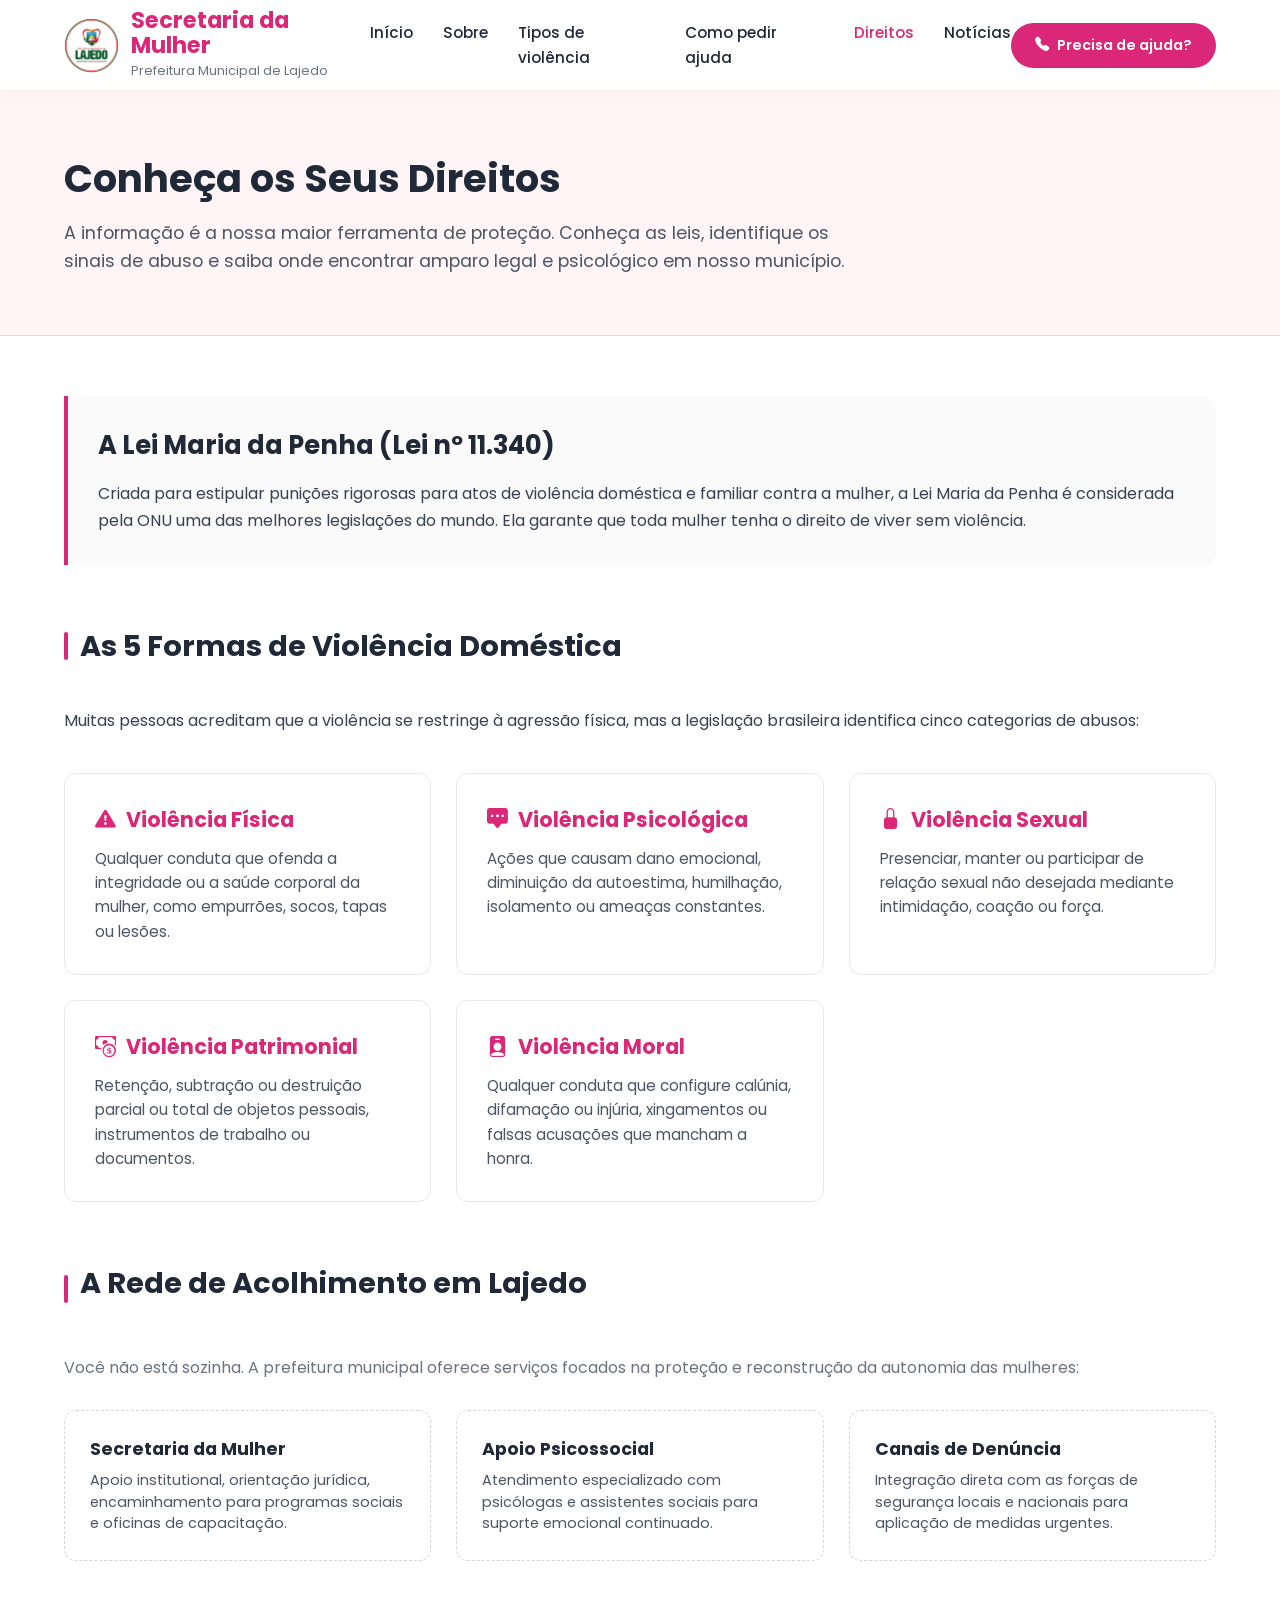
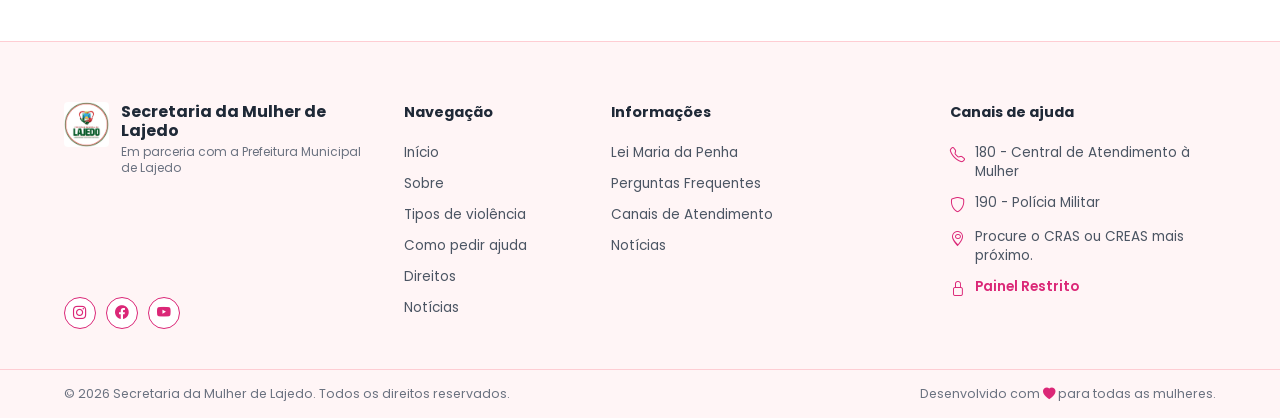
<file: direitos.html>
<!doctype html>
<html lang="pt-BR">
  <head>
    <meta charset="UTF-8" />
    <meta name="viewport" content="width=device-width, initial-scale=1.0" />
    <title>Conheça Seus Direitos | Secretaria da Mulher de Lajedo</title>
    <link rel="stylesheet" href="style.css" />
    <link rel="preconnect" href="https://fonts.googleapis.com" />
    <link rel="preconnect" href="https://fonts.gstatic.com" crossorigin />
    <link
      href="https://fonts.googleapis.com/css2?family=Poppins:wght@300;400;500;600;700&display=swap"
      rel="stylesheet"
    />
    <link
      rel="stylesheet"
      href="https://cdn.jsdelivr.net/npm/bootstrap-icons@1.13.1/font/bootstrap-icons.min.css"
    />
    <style>
      .direitos-topo {
        margin-top: 90px;
        padding: 60px 0;
        background: #fff5f7;
        border-bottom: 1px solid #fecdd3;
      }
      .direitos-topo h1 {
        font-size: 2.4rem;
        color: #1f2937;
        font-weight: 700;
        margin-bottom: 12px;
      }
      .direitos-topo p {
        color: #4b5563;
        font-size: 1.1rem;
        max-width: 800px;
        line-height: 1.6;
      }
      .direitos-conteudo {
        padding: 60px 0 80px;
      }
      .violencia-grid {
        display: grid;
        grid-template-columns: repeat(3, 1fr);
        gap: 25px;
        margin: 40px 0 60px;
        scroll-margin-top: 120px;
      }
      .violencia-card {
        background: #fff;
        border: 1px solid #e5e7eb;
        border-radius: 12px;
        padding: 30px;
        transition: 0.3s;
      }
      .violencia-card:hover {
        border-color: #db2777;
        box-shadow: 0 10px 25px rgba(219, 39, 119, 0.04);
      }
      .violencia-card h3 {
        color: #db2777;
        font-size: 1.3rem;
        margin-bottom: 12px;
        display: flex;
        align-items: center;
        gap: 10px;
      }
      .violencia-card p {
        font-size: 0.95rem;
        line-height: 1.6;
        color: #4b5563;
      }
      .lei-bloco {
        background: #fafafa;
        border-left: 4px solid #db2777;
        padding: 30px;
        border-radius: 0 12px 12px 0;
        margin-bottom: 60px;
      }
      .lei-bloco h2 {
        font-size: 1.6rem;
        color: #1f2937;
        margin-bottom: 15px;
      }
      .lei-bloco p {
        line-height: 1.7;
        color: #374151;
      }
      .rede-apoio-secao {
        scroll-margin-top: 120px;
      }
      .rede-apoio-secao h2 {
        font-size: 1.8rem;
        color: #1f2937;
        margin-bottom: 10px;
      }
      .rede-apoio-secao > p {
        margin-bottom: 30px;
        color: #6b7280;
      }
      .rede-lista {
        display: grid;
        grid-template-columns: repeat(3, 1fr);
        gap: 25px;
      }
      .rede-item {
        border: 1px dashed #d1d5db;
        padding: 25px;
        border-radius: 12px;
      }
      .rede-item h4 {
        font-size: 1.1rem;
        color: #1f2937;
        margin-bottom: 8px;
      }
      .rede-item p {
        font-size: 0.9rem;
        line-height: 1.5;
        color: #4b5563;
      }
      @media (max-width: 1024px) {
        .violencia-grid {
          grid-template-columns: repeat(2, 1fr);
        }
      }
      @media (max-width: 768px) {
        .violencia-grid,
        .rede-lista {
          grid-template-columns: 1fr;
        }
        .direitos-topo h1 {
          font-size: 1.9rem;
        }
      }
    </style>
  </head>
  <body>
    <header>
      <div class="container">
        <div class="logo">
          <img src="imagens/prefei.jfif" alt="Secretaria da Mulher" />
          <div class="logo-text">
            <h2>Secretaria da Mulher</h2>
            <span>Prefeitura Municipal de Lajedo</span>
          </div>
        </div>
        <button class="menu-toggle" aria-label="Abrir menu">
          <i class="bi bi-list"></i>
        </button>
        <nav class="nav-menu">
          <ul>
            <li><a href="index.html">Início</a></li>
            <li><a href="index.html#sobre-secretaria">Sobre</a></li>
            <li><a href="#tipos-violencia">Tipos de violência</a></li>
            <li><a href="index.html#ajuda-section">Como pedir ajuda</a></li>
            <li><a href="direitos.html" style="color: #db2777">Direitos</a></li>
            <li><a href="noticias.html">Notícias</a></li>
          </ul>
        </nav>
        <a href="index.html#ajuda-section" class="btn-ajuda header-btn-ajuda"
          ><i class="bi bi-telephone-fill" style="margin-right: 8px"></i>
          Precisa de ajuda?</a
        >
      </div>
    </header>

    <section class="direitos-topo">
      <div class="container">
        <h1>Conheça os Seus Direitos</h1>
        <p>
          A informação é a nossa maior ferramenta de proteção. Conheça as leis,
          identifique os sinais de abuso e saiba onde encontrar amparo legal e
          psicológico em nosso município.
        </p>
      </div>
    </section>

    <main class="direitos-conteudo">
      <div class="container">
        <div class="lei-bloco">
          <h2>A Lei Maria da Penha (Lei nº 11.340)</h2>
          <p>
            Criada para estipular punições rigorosas para atos de violência
            doméstica e familiar contra a mulher, a Lei Maria da Penha é
            considerada pela ONU uma das melhores legislações do mundo. Ela
            garante que toda mulher tenha o direito de viver sem violência.
          </p>
        </div>

        <div class="section-header" id="tipos-violencia">
          <div>
            <span class="section-line"></span>
            <h2>As 5 Formas de Violência Doméstica</h2>
          </div>
        </div>
        <p>
          Muitas pessoas acreditam que a violência se restringe à agressão
          física, mas a legislação brasileira identifica cinco categorias de
          abusos:
        </p>

        <div class="violencia-grid">
          <div class="violencia-card">
            <h3>
              <i class="bi bi-exclamation-triangle-fill"></i> Violência Física
            </h3>
            <p>
              Qualquer conduta que ofenda a integridade ou a saúde corporal da
              mulher, como empurrões, socos, tapas ou lesões.
            </p>
          </div>
          <div class="violencia-card">
            <h3>
              <i class="bi bi-chat-square-dots-fill"></i> Violência Psicológica
            </h3>
            <p>
              Ações que causam dano emocional, diminuição da autoestima,
              humilhação, isolamento ou ameaças constantes.
            </p>
          </div>
          <div class="violencia-card">
            <h3><i class="bi bi-lock-fill"></i> Violência Sexual</h3>
            <p>
              Presenciar, manter ou participar de relação sexual não desejada
              mediante intimidação, coação ou força.
            </p>
          </div>
          <div class="violencia-card">
            <h3><i class="bi bi-cash-coin"></i> Violência Patrimonial</h3>
            <p>
              Retenção, subtração ou destruição parcial ou total de objetos
              pessoais, instrumentos de trabalho ou documentos.
            </p>
          </div>
          <div class="violencia-card">
            <h3><i class="bi bi-person-badge-fill"></i> Violência Moral</h3>
            <p>
              Qualquer conduta que configure calúnia, difamação ou injúria,
              xingamentos ou falsas acusações que mancham a honra.
            </p>
          </div>
        </div>

        <section class="rede-apoio-secao" id="rede-acolhimento">
          <div class="section-header">
            <div>
              <span class="section-line"></span>
              <h2>A Rede de Acolhimento em Lajedo</h2>
            </div>
          </div>
          <p>
            Você não está sozinha. A prefeitura municipal oferece serviços
            focados na proteção e reconstrução da autonomia das mulheres:
          </p>
          <div class="rede-lista">
            <div class="rede-item">
              <h4>Secretaria da Mulher</h4>
              <p>
                Apoio institutional, orientação jurídica, encaminhamento para
                programas sociais e oficinas de capacitação.
              </p>
            </div>
            <div class="rede-item">
              <h4>Apoio Psicossocial</h4>
              <p>
                Atendimento especializado com psicólogas e assistentes sociais
                para suporte emocional continuado.
              </p>
            </div>
            <div class="rede-item">
              <h4>Canais de Denúncia</h4>
              <p>
                Integração direta com as forças de segurança locais e nacionais
                para aplicação de medidas urgentes.
              </p>
            </div>
          </div>
        </section>
      </div>
    </main>

    <footer class="footer">
      <div class="container footer-content">
        <div class="footer-col col-identidade">
          <div class="footer-logo">
            <img
              src="imagens/prefei.jfif"
              alt="Logo Prefeitura"
              style="
                width: 45px;
                height: 45px;
                object-fit: cover;
                border-radius: 4px;
              "
            />
            <div>
              <h3>Secretaria da Mulher de Lajedo</h3>
              <span>Em parceria com a Prefeitura Municipal de Lajedo</span>
            </div>
          </div>
          <div class="social">
            <a href="https://www.instagram.com/sec.mulher_lajedo/"
              ><i class="bi bi-instagram"></i
            ></a>
            <a href="https://www.facebook.com/PrefeituradeLajedo/"
              ><i class="bi bi-facebook"></i
            ></a>
            <a href="https://www.youtube.com/"><i class="bi bi-youtube"></i></a>
          </div>
        </div>
        <div class="footer-col">
          <h4>Navegação</h4>
          <ul>
            <li><a href="index.html">Início</a></li>
            <li><a href="index.html#sobre-secretaria">Sobre</a></li>
            <li><a href="#tipos-violencia">Tipos de violência</a></li>
            <li><a href="index.html#ajuda-section">Como pedir ajuda</a></li>
            <li><a href="#">Direitos</a></li>
            <li><a href="noticias.html">Notícias</a></li>
          </ul>
        </div>
        <div class="footer-col">
          <h4>Informações</h4>
          <ul>
            <li><a href="#">Lei Maria da Penha</a></li>
            <li>
              <a href="noticias.html#faq-section">Perguntas Frequentes</a>
            </li>
            <li>
              <a href="index.html#ajuda-section">Canais de Atendimento</a>
            </li>
            <li><a href="noticias.html">Notícias</a></li>
          </ul>
        </div>
        <div class="footer-col col-icones">
          <h4>Canais de ajuda</h4>
          <ul>
            <li>
              <i class="bi bi-telephone"></i
              ><a href="tel:180">180 - Central de Atendimento à Mulher</a>
            </li>
            <li>
              <i class="bi bi-shield"></i
              ><a href="tel:190">190 - Polícia Militar</a>
            </li>
            <li>
              <i class="bi bi-geo-alt"></i
              ><span>Procure o CRAS ou CREAS mais próximo.</span>
            </li>
            <li>
              <i class="bi bi-lock"></i
              ><a
                href="admin.html"
                style="font-weight: 600; color: var(--rosa-principal)"
                >Painel Restrito</a
              >
            </li>
          </ul>
        </div>
      </div>
      <div class="footer-bottom">
        <div class="container footer-bottom-flex">
          <p>
            © 2026 Secretaria da Mulher de Lajedo. Todos os direitos reservados.
          </p>
          <p>
            Desenvolvido com
            <i
              class="bi bi-heart-fill"
              style="color: var(--rosa-principal)"
            ></i>
            para todas as mulheres.
          </p>
        </div>
      </div>
    </footer>
    <script src="script.js"></script>
  </body>
</html>
</file>
<file: style.css>
/* ==============================
        VARIÁVEIS E RESET
============================== */
:root {
  --rosa-principal: #db2777;
  --rosa-hover: #be185d;
  --rosa-suave: #fff1f2;
  --rosa-borda: #fecdd3;
  --cinza-texto: #374151;
  --cinza-titulo: #1f2937;
  --fundo-bloco: #fff5f7;
}

* {
  margin: 0;
  padding: 0;
  box-sizing: border-box;
}

html {
  scroll-behavior: auto;
}

body {
  font-family: "Poppins", sans-serif;
  color: var(--cinza-texto) !important;
  background: #ffffff !important;
  background-color: #ffffff !important;
  overflow-x: hidden; /* Evita rolagem horizontal indesejada no mobile */
}

a {
  text-decoration: none;
}

ul {
  list-style: none;
}

img {
  display: block;
  max-width: 100%;
  height: auto;
}

/* ==============================
        CONTAINER
============================== */
.container {
  width: 90%;
  max-width: 1240px;
  margin: auto;
}

/* ==============================
        HEADER & MENU RESPONSIVO
============================== */
header {
  position: fixed;
  top: 0;
  left: 0;
  width: 100%;
  background: rgba(255, 255, 255, 0.95);
  backdrop-filter: blur(12px);
  box-shadow: 0 4px 15px rgba(0, 0, 0, 0.03);
  z-index: 1000;
}

header .container {
  height: 90px;
  display: flex;
  justify-content: space-between;
  align-items: center;
}

.logo {
  display: flex;
  align-items: center;
  gap: 12px;
}

.logo img {
  width: 55px;
  height: 55px;
  object-fit: cover;
  border-radius: 50%;
}

.logo-text h2 {
  color: var(--rosa-principal);
  font-size: 1.4rem;
  font-weight: 700;
  line-height: 1.1;
}

.logo-text span {
  color: #6b7280;
  font-size: 0.8rem;
}

nav ul {
  display: flex;
  gap: 30px;
}

nav a {
  color: var(--cinza-titulo);
  font-weight: 500;
  font-size: 0.95rem;
  transition: 0.2s;
}

nav a:hover {
  color: var(--rosa-principal);
}

.btn-ajuda {
  background: var(--rosa-principal);
  color: #fff;
  padding: 12px 24px;
  border-radius: 50px;
  font-weight: 600;
  font-size: 0.9rem;
  transition: 0.2s;
  white-space: nowrap;
  display: flex;
  align-items: center;
}

.btn-ajuda:hover {
  background: var(--rosa-hover);
}

.menu-toggle {
  display: none;
  background: none;
  border: none;
  font-size: 1.8rem;
  color: var(--cinza-titulo);
  cursor: pointer;
}

/* ==============================
        HERO (BOTÕES REMOVIDOS)
============================== */
.hero {
  margin-top: 90px;
  position: relative;
  height: 75vh;
  min-height: 500px;
  overflow: hidden;
}

.hero-image {
  width: 100%;
  height: 100%;
  object-fit: cover;
}

.hero-overlay {
  position: absolute;
  inset: 0;
  background: linear-gradient(
    to right,
    rgba(255, 255, 255, 0.95) 40%,
    rgba(255, 255, 255, 0.2)
  );
  display: flex;
  align-items: center;
}

.hero-overlay .container {
  display: flex;
  align-items: center;
  width: 90%;
  max-width: 1240px;
  margin: auto;
}

.hero-content {
  max-width: 600px;
}

.hero-content h1 {
  font-size: 3rem;
  line-height: 1.2;
  color: var(--cinza-titulo);
  font-weight: 700;
}

.hero-content h1 span {
  color: var(--rosa-principal);
}

.hero-content p {
  margin-top: 20px;
  max-width: 540px;
  color: #4b5563;
  font-size: 1.05rem;
  line-height: 1.7;
}

.hero-buttons {
  display: none !important;
}

/* ==============================
        ÚLTIMAS NOTÍCIAS
============================== */
.noticias {
  padding: 80px 0;
  background: #fff;
  scroll-margin-top: 110px;
}

.section-header {
  display: flex;
  justify-content: space-between;
  align-items: center;
  margin-bottom: 40px;
}

.section-header div {
  display: flex;
  align-items: center;
  gap: 12px;
}

.section-line {
  width: 4px;
  height: 28px;
  background: var(--rosa-principal);
  border-radius: 4px;
}

.section-header h2 {
  font-size: 1.8rem;
  color: var(--cinza-titulo);
}

.ver-todas {
  color: var(--rosa-principal);
  font-weight: 600;
  transition: 0.2s;
}

.ver-todas:hover {
  color: var(--rosa-hover);
}

.noticias-grid {
  display: grid;
  grid-template-columns: repeat(4, 1fr);
  gap: 24px;
}

.noticia-card {
  background: white;
  border-radius: 12px;
  overflow: hidden;
  border: 1px solid #e5e7eb;
  transition:
    transform 0.3s,
    box-shadow 0.3s;
}

.noticia-card:hover {
  transform: translateY(-5px);
  box-shadow: 0 10px 25px rgba(0, 0, 0, 0.05);
}

.noticia-card img {
  width: 100%;
  height: 180px;
  object-fit: cover;
}

.noticia-card .data {
  display: inline-block;
  margin: 15px 15px 5px;
  color: var(--rosa-principal);
  font-size: 0.8rem;
  font-weight: 600;
}

.noticia-card h3 {
  margin: 0 15px 10px;
  color: var(--cinza-titulo);
  font-size: 1.05rem;
  line-height: 1.4;
  font-weight: 600;
}

.noticia-card p {
  margin: 0 15px 15px;
  color: #6b7280;
  font-size: 0.9rem;
  line-height: 1.6;
}

.noticia-card a {
  display: inline-block;
  margin: 0 15px 15px;
  color: var(--rosa-principal);
  font-weight: 600;
  font-size: 0.9rem;
}

/* ==============================
        ACESSO RÁPIDO
============================== */
.acesso-rapido {
  padding: 40px 0 60px;
  background: #fff;
  scroll-margin-top: 110px;
}

.acesso-grid {
  display: grid;
  grid-template-columns: repeat(6, 1fr);
  gap: 20px;
}

.acesso-card {
  background: var(--fundo-bloco);
  border: 1px solid var(--rosa-borda);
  border-radius: 16px;
  padding: 24px 16px;
  text-align: center;
  transition: 0.3s;
}

.acesso-card:hover {
  transform: translateY(-5px);
  box-shadow: 0 12px 24px rgba(219, 39, 119, 0.08);
  background: #fff;
}

.icon {
  width: 55px;
  height: 55px;
  margin: 0 auto 15px;
  border-radius: 50%;
  background: #fff;
  display: flex;
  justify-content: center;
  align-items: center;
  font-size: 24px;
  color: var(--rosa-principal);
  box-shadow: 0 4px 10px rgba(0, 0, 0, 0.03);
}

.acesso-card h3 {
  font-size: 1rem;
  color: var(--cinza-titulo);
  margin-bottom: 4px;
}

.acesso-card p {
  font-size: 0.8rem;
  color: #6b7280;
}

/* ==============================
        BANCO + CANAIS DE AJUDA
============================== */
.ajuda-section {
  padding: 40px 0 80px;
  scroll-margin-top: 120px;
}

.ajuda-grid {
  display: flex;
  gap: 30px;
}

.banner {
  flex: 1.8;
}

.banner img {
  width: 100%;
  height: 100%;
  object-fit: cover;
  border-radius: 16px;
}

.card-ajuda {
  flex: 1.2;
  background: var(--fundo-bloco);
  border: 1px solid var(--rosa-borda);
  border-radius: 16px;
  padding: 30px;
  display: flex;
  flex-direction: column;
  justify-content: center;
}

.card-ajuda h2 {
  color: var(--rosa-principal);
  font-size: 1.5rem;
  margin-bottom: 20px;
  font-weight: 700;
}

.canal {
  display: flex;
  align-items: center;
  gap: 15px;
  background: #fff;
  padding: 16px;
  border-radius: 12px;
  margin-bottom: 12px;
  border: 1px solid #f3f4f6;
  color: inherit;
  transition: 0.2s;
}

.canal:hover {
  transform: scale(1.02);
  box-shadow: 0 4px 12px rgba(0, 0, 0, 0.05);
}

.canal:last-child {
  margin-bottom: 0;
}

.icone {
  width: 45px;
  height: 45px;
  border-radius: 50%;
  background: var(--rosa-suave);
  color: var(--rosa-principal);
  display: flex;
  justify-content: center;
  align-items: center;
  font-size: 18px;
  flex-shrink: 0;
}

.canal h3 {
  font-size: 1rem;
  color: var(--cinza-titulo);
  margin-bottom: 2px;
}

.canal p {
  font-size: 0.82rem;
  color: #4b5563;
  line-height: 1.4;
}

/* ==============================
        SOBRE A SECRETARIA
============================== */
.secretaria {
  padding: 60px 0;
  background: #fff;
  scroll-margin-top: 110px;
}

.secretaria-container-box {
  background: #fff5f6;
  border-radius: 16px;
  padding: 40px;
  display: flex;
  align-items: stretch;
  gap: 30px;
}

.secretaria-col-principal {
  flex: 1.5;
  display: flex;
  flex-direction: column;
  justify-content: space-between;
  padding-right: 15px;
}

.secretaria-col-principal h2 {
  font-size: 1.4rem;
  color: #1f2937;
  font-weight: 700;
  margin-bottom: 15px;
}

.secretaria-col-principal p {
  font-size: 0.88rem;
  color: #4b5563;
  line-height: 1.6;
  margin-bottom: 25px;
}

.btn-historia {
  align-self: flex-start;
  border: 1px solid var(--rosa-borda);
  color: var(--rosa-principal);
  background: #fff;
  padding: 10px 20px;
  border-radius: 6px;
  font-size: 0.85rem;
  font-weight: 600;
  transition: 0.2s;
}

.btn-historia:hover {
  background: var(--rosa-suave);
  border-color: var(--rosa-principal);
}

.secretaria-col-item {
  flex: 1;
  padding: 0 5px 0 20px;
  border-left: 1px solid #e5e7eb;
  display: flex;
  flex-direction: column;
}

.secretaria-col-item .card-icon {
  font-size: 2rem;
  color: var(--rosa-principal);
  margin-bottom: 15px;
  display: flex;
  align-items: center;
}

.secretaria-col-item h3 {
  color: #1f2937;
  font-size: 1rem;
  font-weight: 700;
  margin-bottom: 10px;
}

.secretaria-col-item p {
  color: #4b5563;
  font-size: 0.82rem;
  line-height: 1.5;
}

/* ==============================
        RODAPÉ
============================== */
.footer {
  background: #fff5f6;
  color: #374151;
  border-top: 1px solid #fecdd3;
  font-size: 0.85rem;
}

.footer-content {
  display: grid;
  grid-template-columns: 1.4fr 0.8fr 1.4fr 1.2fr;
  gap: 30px;
  padding: 60px 0 40px;
}

.col-identidade {
  display: flex;
  flex-direction: column;
  justify-content: space-between;
}

.footer-logo {
  display: flex;
  align-items: flex-start;
  gap: 12px;
  margin-bottom: 20px;
}

.footer-logo h3 {
  font-size: 1rem;
  color: var(--cinza-titulo);
  font-weight: 700;
  line-height: 1.2;
  margin-bottom: 4px;
}

.footer-logo span {
  font-size: 0.75rem;
  color: #6b7280;
  display: block;
  line-height: 1.3;
}

.footer-col h4 {
  color: #1f2937;
  font-size: 0.9rem;
  font-weight: 700;
  margin-bottom: 20px;
}

.footer-col ul li {
  margin-bottom: 12px;
  line-height: 1.4;
}

.footer-col a {
  color: #4b5563;
  transition: 0.2s;
}

.footer-col a:hover {
  color: var(--rosa-principal);
}

.col-icones ul li {
  display: flex;
  align-items: flex-start;
  gap: 10px;
  color: #4b5563;
}

.col-icones ul li i {
  color: var(--rosa-principal);
  font-size: 0.95rem;
  flex-shrink: 0;
  margin-top: 1px;
}

.social {
  display: flex;
  gap: 10px;
  margin-top: 10px;
}

.social a {
  width: 32px;
  height: 32px;
  border: 1px solid var(--rosa-principal);
  border-radius: 50%;
  display: flex;
  justify-content: center;
  align-items: center;
  color: var(--rosa-principal);
  font-size: 0.85rem;
  transition: 0.2s;
  background: #fff;
}

.social a:hover {
  background: var(--rosa-principal);
  color: #fff;
}

.footer-bottom {
  border-top: 1px solid #fecdd3;
  padding: 15px 0;
  background: #fff5f6;
  font-size: 0.78rem;
  color: #6b7280;
}

.footer-bottom-flex {
  display: flex;
  justify-content: space-between;
  align-items: center;
}

/* =========================================================
   PAINEL ADMINISTRATIVO (LOGIN & DASHBOARD)
========================================================= */
.admin-body {
  background: #fff5f7 !important;
  background-color: #fff5f7 !important;
  min-height: 100vh;
  display: flex;
  align-items: center;
  justify-content: center;
  padding: 20px;
  font-family: "Poppins", sans-serif;
}

.login-container {
  width: 100%;
  max-width: 520px;
  margin: 0 auto;
}

.login-card {
  background: #ffffff !important;
  border: 1px solid #ffd1dc;
  border-radius: 24px;
  padding: 45px 40px;
  box-shadow: 0 15px 35px rgba(219, 39, 119, 0.04);
  text-align: center;
}

.login-header {
  margin-bottom: 30px;
}

.login-logo {
  width: 75px;
  height: 75px;
  object-fit: contain;
  margin: 0 auto 15px;
  background: #fff0f3;
  padding: 6px;
  border-radius: 50%;
}

.login-header h2 {
  color: #1f2937;
  font-size: 1.45rem;
  font-weight: 700;
  margin-bottom: 4px;
}

.login-header span {
  color: #6b7280;
  font-size: 0.85rem;
  font-weight: 500;
}

.login-form,
.modal-inner-form {
  text-align: left;
  max-width: 380px;
  margin: 0 auto;
}

.input-group {
  margin-bottom: 20px;
}

.input-group label {
  display: block;
  font-size: 0.84rem;
  font-weight: 600;
  color: #4b5563;
  margin-bottom: 6px;
}

.input-group label i {
  color: #db2777;
  margin-right: 4px;
}

.input-group input {
  width: 100% !important;
  padding: 12px 16px;
  border: 1px solid #e5e7eb;
  border-radius: 12px !important;
  font-family: inherit;
  font-size: 0.9rem;
  color: #1f2937;
  background: #fbfbfb;
  transition: 0.2s;
  display: block !important;
  box-sizing: border-box !important;
}

.input-group input:focus {
  outline: none;
  background: #ffffff;
  border-color: #db2777;
  box-shadow: 0 0 0 4px rgba(219, 39, 119, 0.08);
}

.input-icon-container {
  position: relative !important;
  width: 100% !important;
  display: block !important;
  box-sizing: border-box !important;
}

.input-icon-container input {
  padding-right: 44px !important;
}

.toggle-password {
  position: absolute;
  right: 14px;
  top: 50%;
  transform: translateY(-50%);
  cursor: pointer;
  color: #9ca3af;
  font-size: 1.1rem;
  transition: color 0.2s;
  z-index: 10;
}

.toggle-password:hover {
  color: #db2777;
}

.form-actions {
  margin-bottom: 25px;
  text-align: right;
}

.forget-password {
  font-size: 0.78rem;
  color: #db2777;
  font-weight: 600;
  text-decoration: none;
}

.forget-password:hover {
  color: #be185d;
  text-decoration: underline;
}

.btn-login {
  width: 100%;
  background: #db2777 !important;
  color: #ffffff !important;
  border: none;
  padding: 13px;
  border-radius: 12px;
  font-family: inherit;
  font-size: 0.95rem;
  font-weight: 600;
  cursor: pointer;
  transition: all 0.2s ease;
  box-shadow: 0 4px 12px rgba(219, 39, 119, 0.15);
  display: block;
  text-align: center;
}

.btn-login:hover {
  background: #be185d !important;
  transform: translateY(-1px);
  box-shadow: 0 6px 15px rgba(219, 39, 119, 0.2);
}

.login-footer {
  margin-top: 25px;
  border-top: 1px solid #f3f4f6;
  padding-top: 20px;
}

.login-footer a {
  font-size: 0.82rem;
  color: #6b7280;
  font-weight: 600;
  display: inline-flex;
  align-items: center;
  gap: 6px;
  text-decoration: none;
  transition: 0.2s;
}

.login-footer a:hover {
  color: #db2777;
}

/* MODAL DE RECUPERAÇÃO */
.modal-recovery {
  position: fixed !important;
  top: 0 !important;
  left: 0 !important;
  width: 100vw !important;
  height: 100vh !important;
  background: rgba(0, 0, 0, 0.5) !important;
  backdrop-filter: blur(5px) !important;
  display: none;
  align-items: center !important;
  justify-content: center !important;
  z-index: 999999 !important;
  padding: 20px;
}

.modal-recovery.active {
  display: flex !important;
  opacity: 1 !important;
  visibility: visible !important;
}

.modal-content {
  background: #ffffff !important;
  width: 100%;
  max-width: 460px;
  border: 1px solid #ffd1dc;
  border-radius: 24px;
  padding: 40px 20px;
  position: relative !important;
  z-index: 1000000 !important;
  box-shadow: 0 15px 35px rgba(0, 0, 0, 0.2) !important;
  animation: fadeInModal 0.3s ease-in-out;
  text-align: center;
}

.modal-close {
  position: absolute;
  top: 15px;
  right: 20px;
  background: none;
  border: none;
  font-size: 1.8rem;
  color: #9ca3af;
  cursor: pointer;
}

@keyframes fadeInModal {
  from {
    transform: scale(0.95);
    opacity: 0;
  }
  to {
    transform: scale(1);
    opacity: 1;
  }
}

/* ESTRUTURA DASHBOARD */
.dashboard-panel {
  display: flex;
  width: 100%;
  min-height: 100vh;
  background: #fff9fa !important;
  position: fixed;
  inset: 0;
  z-index: 3000;
}

/* Esconde o cabeçalho do site quando a Dashboard está ativa */
.dashboard-panel ~ header,
body:has(.dashboard-panel[style*="flex"]) header,
body:has(#dashboard-panel:not([style*="display: none"])) header {
  display: none !important;
}

.sidebar {
  width: 280px;
  background: #ffffff;
  border-right: 1px solid #ffe3e8;
  padding: 40px 20px;
  display: flex;
  flex-direction: column;
  box-shadow: 4px 0 15px rgba(219, 39, 119, 0.02);
  overflow-y: auto;
  flex-shrink: 0;
}

.sidebar-header {
  display: flex;
  align-items: center;
  gap: 12px;
  margin-bottom: 35px;
  background: #fff0f3;
  padding: 12px 16px;
  border-radius: 16px;
  border: 1px solid #ffd1dc;
  flex-shrink: 0;
}

.sidebar-header img {
  width: 40px;
  height: 40px;
  border-radius: 50%;
  background: #fff;
  padding: 2px;
}

.sidebar-header h3 {
  font-size: 0.95rem;
  color: #1f2937;
  font-weight: 700;
  margin: 0;
}

.sidebar-header span {
  font-size: 0.75rem;
  color: #db2777;
  font-weight: 600;
}

.sidebar-menu {
  list-style: none;
  padding: 0;
  margin: 0;
  display: flex;
  flex-direction: column;
  flex: 1;
}

.sidebar-menu li {
  margin-bottom: 10px;
}

.sidebar-menu li a {
  display: flex;
  align-items: center;
  gap: 14px;
  padding: 14px 18px;
  color: #6b7280;
  font-size: 0.92rem;
  font-weight: 600;
  border-radius: 14px;
  text-decoration: none;
  transition: all 0.25s ease;
}

.sidebar-menu li a i {
  font-size: 1.15rem;
  transition: transform 0.2s ease;
}

.sidebar-menu li.nav-tab:hover a,
.sidebar-menu li.nav-tab.active a {
  background: #fce7f3 !important;
  color: #db2777 !important;
}

.sidebar-menu li.nav-tab:hover a i,
.sidebar-menu li.nav-tab.active a i {
  transform: scale(1.15);
}

.logout-item {
  margin-top: auto !important;
  padding-top: 20px;
}

.sidebar-menu li.logout-item a {
  color: #f43f5e;
  background: #fff1f2;
}

.sidebar-menu li.logout-item:hover a {
  background: #ffe4e6 !important;
  color: #e11d48 !important;
}

.dashboard-content {
  flex: 1;
  padding: 20px 40px 60px 40px;
  overflow-y: auto;
  display: flex;
  flex-direction: column;
}

.content-header {
  display: flex;
  justify-content: space-between;
  align-items: center;
  border-bottom: 2px dashed #fce7f3;
  padding-bottom: 20px;
  margin-bottom: 35px;
  margin-top: 10px;
  width: 100%;
  flex-shrink: 0;
}

.content-header h2 {
  font-size: 1.6rem;
  color: #1f2937;
  font-weight: 700;
}

.user-profile {
  display: flex;
  align-items: center;
  gap: 8px;
  font-size: 0.88rem;
  color: #4b5563;
  background: #ffffff;
  padding: 10px 18px;
  border-radius: 30px;
  border: 1px solid #fce7f3;
  font-weight: 500;
}

.user-profile i {
  color: #db2777;
  font-size: 1.1rem;
}

.dashboard-cards {
  display: grid;
  grid-template-columns: repeat(3, 1fr);
  gap: 24px;
  margin-bottom: 35px;
  flex-shrink: 0;
}

.d-card {
  background: #ffffff;
  border: 1px solid #fce7f3;
  border-radius: 20px;
  padding: 24px;
  display: flex;
  align-items: center;
  gap: 18px;
  box-shadow: 0 8px 20px rgba(219, 39, 119, 0.01);
  transition: transform 0.3s ease;
}

.d-card:hover {
  transform: translateY(-3px);
}

.d-card i {
  font-size: 2.2rem;
  background: #fff0f3;
  padding: 12px;
  border-radius: 14px;
  color: #db2777;
}

.d-card h4 {
  font-size: 1.5rem;
  color: #1f2937;
  font-weight: 700;
  margin: 0;
}

.d-card p {
  font-size: 0.85rem;
  color: #6b7280;
  margin: 4px 0 0 0;
  font-weight: 500;
}

.management-section {
  background: #ffffff;
  border: 1px solid #fce7f3;
  border-radius: 24px;
  padding: 35px;
  box-shadow: 0 10px 30px rgba(219, 39, 119, 0.01);
  margin-bottom: 40px;
}

.management-section h3 {
  font-size: 1.25rem;
  color: #1f2937;
  margin-bottom: 20px;
  font-weight: 700;
  display: flex;
  align-items: center;
  gap: 8px;
}

.management-section h3 i {
  color: #db2777;
}

.simulated-form {
  max-width: 650px;
}

.simulated-form textarea {
  border-radius: 12px !important;
  background: #fbfbfb;
  transition: 0.2s;
}

.simulated-form textarea:focus {
  outline: none;
  background: #ffffff;
  border-color: #db2777 !important;
  box-shadow: 0 0 0 4px rgba(219, 39, 119, 0.08);
}

.simulated-form input[type="file"] {
  width: 100%;
  padding: 12px;
  background: #fff0f3;
  border: 1px dashed #ffd1dc !important;
  border-radius: 12px !important;
  color: #db2777;
  cursor: pointer;
  font-size: 0.85rem;
}

.simulated-form input[type="file"]::file-selector-button {
  background: #db2777;
  color: white;
  border: none;
  padding: 6px 14px;
  border-radius: 8px;
  font-weight: 600;
  margin-right: 12px;
  cursor: pointer;
  transition: 0.2s;
}

.simulated-form input[type="file"]::file-selector-button:hover {
  background: #be185d;
}

/* =========================================================
   REGRAS DE RESPONSIVIDADE GLOBAL (MINIMIZADO / MOBILE / TABLET)
========================================================= */

/* 1. TABLETS E JANELAS REORGANIZADAS NO PC (< 1024px) */
@media (max-width: 1024px) {
  .menu-toggle {
    display: block;
  }
  .nav-menu {
    position: absolute;
    top: 90px;
    left: -100%;
    width: 100%;
    background: #fff;
    box-shadow: 0 10px 15px rgba(0, 0, 0, 0.05);
    transition: 0.3s ease-in-out;
    padding: 20px 0;
  }
  .nav-menu.active {
    left: 0;
  }
  nav ul {
    flex-direction: column;
    align-items: center;
    gap: 20px;
  }
  .header-btn-ajuda {
    display: none;
  }
  .noticias-grid {
    grid-template-columns: repeat(2, 1fr);
  }
  .acesso-grid {
    grid-template-columns: repeat(3, 1fr);
  }
  .secretaria-container-box {
    flex-direction: column;
    gap: 40px;
  }
  .secretaria-col-item {
    border-left: none;
    border-top: 1px solid #e5e7eb;
    padding: 20px 0 0 0;
  }
  .footer-content {
    grid-template-columns: repeat(2, 1fr);
    gap: 40px;
  }

  /* PAINEL ADMINISTRATIVO EM TELAS MÉDIAS/MINIMIZADAS */
  .dashboard-panel {
    flex-direction: column;
    position: absolute;
    min-height: auto;
  }
  .sidebar {
    width: 100%;
    border-right: none;
    border-bottom: 1px solid #fce7f3;
    padding: 20px;
  }
  .sidebar-menu {
    flex-direction: row;
    flex-wrap: wrap;
    gap: 10px;
  }
  .sidebar-menu li {
    margin-bottom: 0;
  }
  .logout-item {
    margin-top: 0 !important;
    padding-top: 0;
  }
  .dashboard-cards {
    grid-template-columns: repeat(2, 1fr);
  }
  .dashboard-content {
    padding: 20px;
  }
}

/* 2. PÁGINA DE NOTÍCIAS INTERNA (LER MAIS) */
.noticia-detalhe img,
article img,
img[alt="Imagem Informativa"] {
  width: 100% !important;
  max-width: 100% !important;
  height: auto !important;
  border-radius: 12px;
  object-fit: cover;
}

@media (max-width: 992px) {
  .noticia-container,
  .noticia-layout,
  main.container {
    display: flex !important;
    flex-direction: column !important;
    width: 100% !important;
    padding: 15px !important;
  }

  .noticia-principal,
  article {
    width: 100% !important;
    max-width: 100% !important;
  }

  .sidebar-noticias,
  .mais-recentes,
  aside {
    width: 100% !important;
    margin-top: 30px !important;
  }

  .noticia-detalhe h1,
  article h1 {
    font-size: 1.6rem !important;
    line-height: 1.3 !important;
  }
}

/* 3. CELULARES E JANELAS ULTRA COMPACTAS (< 768px) */
@media (max-width: 768px) {
  .container {
    padding: 0 12px;
  }

  header .container {
    padding-top: 15px;
    padding-bottom: 15px;
  }

  .hero {
    display: block !important;
    position: relative !important;
    width: 100% !important;
    height: auto !important;
    min-height: auto !important;
    margin-top: 90px !important;
    background: url("imagens/mulheres2.jfif") no-repeat center top !important;
    background-size: contain !important;
    aspect-ratio: 2 / 1 !important;
    padding: 0 !important;
    overflow: hidden !important;
  }

  .hero-content,
  .hero-image,
  .hero > img,
  .hero-overlay {
    display: none !important;
  }

  .noticias {
    padding: 15px 0 25px !important;
  }

  .noticias-grid {
    grid-template-columns: repeat(2, 1fr) !important;
    gap: 10px !important;
  }

  .noticia-card img {
    height: 110px !important;
  }

  .noticia-card p,
  .noticia-card a {
    display: none !important;
  }

  .acesso-grid {
    grid-template-columns: repeat(2, 1fr);
    gap: 10px;
  }

  .dashboard-cards {
    grid-template-columns: 1fr;
  }

  .content-header {
    flex-direction: column;
    align-items: flex-start;
    gap: 10px;
  }

  .user-profile {
    width: 100%;
    justify-content: center;
  }

  .login-card {
    padding: 25px 20px;
  }

  .footer-content {
    grid-template-columns: repeat(2, 1fr) !important;
    gap: 15px !important;
  }
}
</file>
